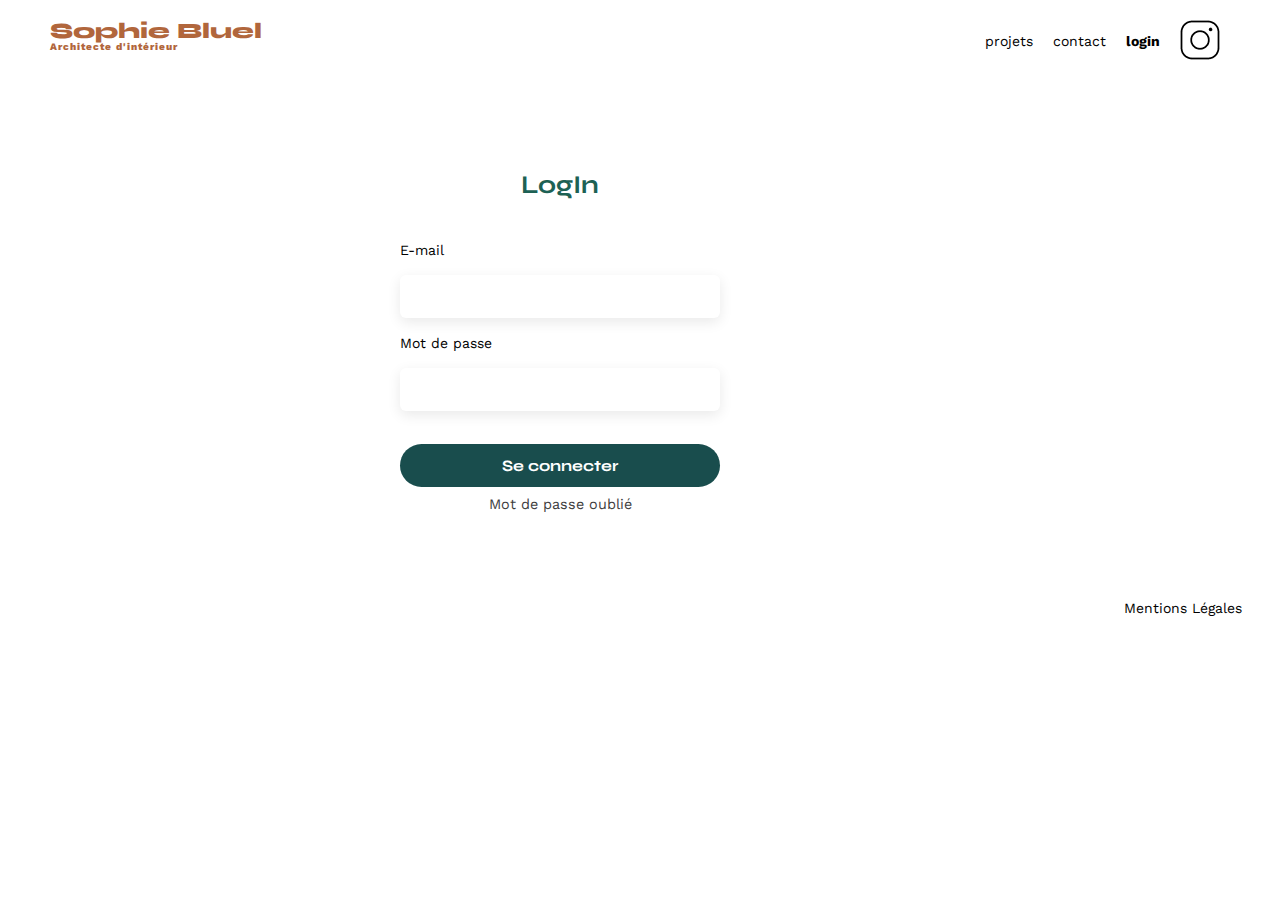
<file: FrontEnd/login.html>
<!DOCTYPE html>
<html lang="fr">
<head>
	<meta charset="UTF-8">
	<title>Connexion</title>
	<meta name="viewport" content="width=device-width, initial-scale=1.0">
	<link rel="preconnect" href="https://fonts.googleapis.com">
	<link rel="preconnect" href="https://fonts.gstatic.com" crossorigin>
	<link href="https://fonts.googleapis.com/css2?family=Syne:wght@700;800&family=Work+Sans&display=swap" rel="stylesheet">
	<meta name="description" content="login Sophie Bluel">
	<link rel="stylesheet" href="./assets/style.css">
</head>
<body>

<header>
   <h1>Sophie Bluel <span>Architecte d'intérieur</span></h1>
	<nav>
		<ul>
			<li>projets</li>
			<li>contact</li>
			<li class="login-item"><a href="login.html">login</a></li>
			<li><img src="./assets/icons/instagram.png" alt="Instagram"></li>
		</ul>
</header>

<main>
    <section class="login-section">
        <h2>LogIn</h2>
        
			<form id="login-form">
		
            <label for="email">E-mail</label>
            <input type="email" id="email" name="email" required>

            <label for="password">Mot de passe</label>
            <input type="password" id="password" name="password" required>

            <button type="submit">Se connecter</button>
			<p class="error-message" role="alert" aria-live="assertive"></p>
        </form>
        	<p class="forgot-password">Mot de passe oublié</p>
        
        
    </section>
</main>
<script src="./assets/login.js"></script>
<footer>
	<nav>
		<ul>
			<li>Mentions Légales</li>
		</ul>
	</nav>
</footer>
</body>

</html>
</file>
<file: FrontEnd/assets/style.css>
/* http://meyerweb.com/eric/tools/css/reset/
   v2.0 | 20110126
   License: none (public domain)
*/

html, body, div, span, applet, object, iframe,
h1, h2, h3, h4, h5, h6, p, blockquote, pre,
a, abbr, acronym, address, big, cite, code,
del, dfn, em, img, ins, kbd, q, s, samp,
small, strike, strong, sub, sup, tt, var,
b, u, i, center,
dl, dt, dd, ol, ul, li,
fieldset, form, label, legend,
table, caption, tbody, tfoot, thead, tr, th, td,
article, aside, canvas, details, embed,
figure, figcaption, footer, header, hgroup,
menu, nav, output, ruby, section, summary,
time, mark, audio, video {
	margin: 0;
	padding: 0;
	border: 0;
	font-size: 100%;
	font: inherit;
	vertical-align: baseline;
  text-decoration: none;
}
/* HTML5 display-role reset for older browsers */
article, aside, details, figcaption, figure,
footer, header, hgroup, menu, nav, section {
	display: block;
  font-style:normal ;
  size: 16px;
}
body {
	line-height: 1;
  
}

figcaption {
  margin-top: 2%;
}
a {
  color: black;

}
ol, ul {
	list-style: none;
}
blockquote, q {
	quotes: none;
}
blockquote:before, blockquote:after,
q:before, q:after {
	content: '';
	content: none;
}
table {
	border-collapse: collapse;
	border-spacing: 0;
}
/** end reset css**/
body {
  margin: 0;
  font-family: 'Work Sans';
  font-size: 14px;
}


#edition-banner {
  display: flex;
  justify-content: center;
  align-items: center;
  background-color: black;
  color: white;
  height: 50px;
  font-weight: 400;
  font-size: 16px;
  font-family: 'Work Sans', sans-serif;
  gap: 10px;
}

.hidden {
    display: none !important;
}
.btn-edit {
  position: absolute;
  top: 0;
  right: 0;
  display: flex;
  align-items: center;
  gap: 8px;
  background: none;
  border: none;
  font-family: 'Work Sans', sans-serif;
  font-size: 14px;
  cursor: pointer;
  right: 30%;
  
}
.btn-edit:hover {
  text-decoration: underline;
}

.btn-edit-icon {
  width: 16px;
  height: 16px;
 color: black;
  }
header {
	display: flex;
	justify-content: space-between;
	padding: 20px 50px;
}

section {
	margin: 50px 0
}
.filters {
  display: flex;
  justify-content: center;
  gap: 12px;
  margin: 40px 0;
  flex-wrap: wrap;
}

.filters button {
  border: 1px solid #1D6154;
  border-radius: 25px;
  padding: 10px 25px;
  background-color: transparent;
  color: #1D6154;
  font-family: 'syne';
  font-size: 16px;
  font-weight: 500;
  font-style: bold;
  cursor: pointer;
  transition: all 0.3s ease;
}

.filters button:hover {
  background-color: #1D6154;
  color: #fff;
}

.filters button.active {
  background-color: #1D6154;
  color: #fff;
}
.gallery {
  display: grid;
  grid-template-columns: repeat(auto-fit, 310px); /* colonnes de 310px */
  justify-content: center; /* centre la grille horizontalement */
  gap: 20px;               /* espace entre images */
  margin: 40px 0;
  padding: 0 20px;
}
.gallery img {
  width: 310px;       /* largeur fixe */
  height: 413px;      /* hauteur fixe */
  object-fit: cover;  /* recadre sans déformation */
  border-radius: 8px; /* coins arrondis, optionnel */
  display: block;     /* évite espace blanc sous l’image */
}

h1{
	display: flex;
	flex-direction: column;
	font-family: 'Syne';
	font-size: 22px;
	font-weight: 800;
	color: #B1663C
}

h1 > span {
	font-family: 'Work Sans';
	font-size:10px;
	letter-spacing: 0.1em;

}

h2{
	font-family: 'Syne';
	font-weight: 700;
	font-size: 30px;
	color: #1D6154
}
nav ul {
	display: flex;
	align-items: center;
	list-style-type: none;

}
nav li {
	padding: 0 10px;
	font-size: 1em;
}

li:hover {
	color: #B1663C;
}
.login-item {
    font-weight: 700;
}
#introduction {
  margin-top: 100px;
  margin-bottom: 150px;
  padding: 0 20px;
  display: flex;
  align-items:center;
  gap: 20px;
  margin-left: 9%;
}
#introduction figure {
	flex: 1
}
#introduction img {
	width: 464px;
  height: 345px;
 
}

#introduction article {
  flex: 1;
  font-size: 14px;
  font-weight: 400;
  text-align: left;       
       
  max-width: 400px;        
  word-wrap: break-word;   
  margin-right: 160px;
}
#introduction h2 {
	margin-bottom: 1em;
}

#introduction p {
	margin-bottom: 1.5em;
  color: #3D3D3D;
}
#portfolio {
  position: relative;
}
#portfolio h2 {
	text-align: center;
	margin-bottom: 1em;
}

#contact {
	width: 50%;
margin: auto;
}
#contact > * {
	text-align: center;

}
#contact h2{
	margin-bottom: 20px;
}
#contact form {
	text-align: left;
	margin-top:30px;
	display: flex;
	flex-direction: column;
}

#contact input {
	height: 50px;
	font-size: 1.2em;
	border: none;
	box-shadow: 0px 4px 14px rgba(0, 0, 0, 0.09);
}
#contact label {
	margin: 2em 0 1em 0;
}
#contact textarea {
	border: none;
	box-shadow: 0px 4px 14px rgba(0, 0, 0, 0.09);
}

input[type="submit"]{
	font-family: 'Syne';
	font-weight: 700;
	color: white;
	background-color: #1D6154;
	margin : 2em auto ;
	width: 180px;
	text-align: center;
	border-radius: 60px ;
}

footer nav ul {
	display: flex;
	justify-content: flex-end;
	margin: 2em
}


.login-section {
  background: white;
  padding: 40px 50px;
  width: 320px;
  text-align: center;
  margin-left: 350px;
}
.login-section h2 {
  font-family: 'Syne', serif;
  font-weight: 700;
  font-size: 1.6rem;
  margin-bottom: 45px;
  color: #1D6154;
}

form {
  display: flex;
  flex-direction: column;
  gap: 18px;
}
.forgot-password {
    display: block;
    text-align: center;
    margin-top: 10px;
    font-size: 0.9rem;
    color: #3D3D3D;
    text-decoration: none;
    
}

.forgot-password:hover {
    text-decoration: underline;
}

.upload-zone img.upload-placeholder {
  color: #B9C5CC
}

.upload-zone label {
  text-align: left;
  font-weight: 600;
  font-size: 0.9rem;
  color: #3D3D3D;
  height: 36px;
  width: 173px;
  max-width: 80%;
  border-radius: 50px;
  color: #306685;
  background-color: #CBD6DC;
  display: flex;
  justify-content: center;
  align-items: center;
}

input[type="email"],
input[type="password"] {
  padding: 12px 15px;
  border-radius: 6px;
  border: 1.5px solid #fff;
  font-size: 1rem;
  font-family: 'Work Sans', sans-serif;
  color: #7a4e36;
  transition: border-color 0.3s ease;
  	border: none;
	box-shadow: 0px 4px 14px rgba(0, 0, 0, 0.09);
}

input[type="email"]:focus,
input[type="password"]:focus {
  outline: none;
  border-color: white;
  box-shadow: 0 10px 20px rgb(122 78 54 / 0.2)
}

button[type="submit"] {
  margin-top: 15px;
  background-color: #194d4d;
  color: #fff;
  font-family: 'Syne', serif;
  font-weight: 700;
  font-size: 1rem;
  padding: 12px 0;
  border-radius: 30px;
  border: none;
  cursor: pointer;
  transition: background-color 0.3s ease;
}

button[type="submit"]:hover {
  background-color: #3a706d;
}

button[type="submit"]:active {
  background-color: #122f2e;
}

.login-section a {
  display: block;
  margin-top: 15px;
  font-size: 14px;
  color: #3D3D3D;
  text-decoration: underline;
  cursor: pointer;
  transition: color 0.3s ease;
  font-weight: 600;
}

.login-section form {
  text-align: left;
  display: flex;
  flex-direction: column;
  gap: 18px;
}

.login-section a:hover {
  color: #194d4d;
}
.error-message {
    color: #D8000C;              
    background-color: #FFD2D2;     
    border: 1px solid #D8000C;     
    padding: 8px 12px;             
    border-radius: 4px;            
    font-size: 14px;               
    margin-top: 10px;              
    display: none;                 
}
/* MODALE */
.modal {
    position: fixed;
    top: 0;
    left: 0;
    width: 100%;
    height: 100%;
    background: rgba(0, 0, 0, 0.4);
    display: flex;
    justify-content: center;
    align-items: center;
    z-index: 20;
}
.modal.hidden {
    display: none;
}
.modal-overlay {
    position: absolute;
    inset: 0;
    background: rgba(0,0,0,0.6);
}

/* CONTENU DE LA MODALE */

.modal-content {
    width: 630px;         
    background: white;
    border-radius: 10px;
    padding-top: 50px;
    position: relative;
    display: flex;
    flex-direction: column;
    align-items: center;

}
.modal-content h3 {
    font-size: 26px;
    margin-bottom: 10px;
    text-align: center;
    line-height: 100%;
    font-weight: 400;
}

.modal-close, .modal-back {
    position: absolute;
    top: 30px;
    background: none;
    border: none;
    cursor: pointer;
    font-size: 22px;
    
}

.modal-close { right: 30px; }
.modal-back { left: 30px; }


/* GALERIE MINIATURES */

.modal-gallery {
    display: grid;
    grid-template-columns: repeat(5, 75px);
    gap: 10px;
    grid-row-gap: 30px;
    margin-bottom: 25px;
    justify-content: center;
    align-items: center;
}

.modal-gallery figure {
    position: relative;
    width: 75px;
    height: 100px;
}

.modal-gallery img {
    width: 100%;
}
.trait-separateur{
    width: 420px;
    border: none;
    border-top: 1px solid #b3b3b3;
    margin: 20px 0;
    margin-left: 10px;

}

/* Poubelle */

.delete-btn {
    position: absolute;
    top: 5px;
    right: 5px;
    background: black;
    color: white;
    border: none;
    padding: 5px;
    border-radius: 3px;
    cursor: pointer;
}

/* Bouton Ajouter une photo */

.modal-btn-add {
    display: block;
    margin: 20px auto;
    padding: 10px 40px;
    border-radius: 25px;
    background: #1D6154;
    color: white;
    border: none;
    cursor: pointer;
}

/* FORMULAIRE AJOUT */

.upload-zone {
    width: 420px;
    height: 169px;
    background: #E8F1F6;
    border-radius: 3px;

    position: relative;
    overflow: hidden;
}

/* Image preview centrée */

.upload-zone #preview {
    max-width: 100%;
    max-height: 100%;
    object-fit: contain;
    object-position: center;

    position: absolute;
    top: 50%;
    left: 50%;
    transform: translate(-50%, -50%);
}

/* Placeholder */

.upload-placeholder {
    position: absolute;
    inset: 0;

    display: flex;
    flex-direction: column;
    justify-content: center;
    align-items: center;
}


.upload-placeholder .btn-upload {
    background: #CBD6DC;
    color: #306685;
    border-radius: 25px;
    font-size: 14px;
    width: 173px;
    height: 36px;

    display: flex;
    align-items: center;
    justify-content: center;

    margin-bottom: 10px;
    cursor: pointer;
}


.vector {
  width: 68px;
  height:59px;
  margin-bottom: 10px;
}

.upload-placeholder .placeholder-icon {
    width: 10px;
    opacity: 0.4;
}


.upload-placeholder .btn-upload {
    background: #CBD6DC;
    color: #306685;
    padding:0px 5px;
    border-radius: 25px;
    font-size: 14px;
    width: 173px;
    height: 36px;
    margin-bottom: 10px;
    
   
}

/* Texte sous le bouton */
.upload-placeholder p {
    font-size: 12px;
    color: #6A6A6A;
    margin-left: 20px;
    
}

#title-input {
  box-shadow: 0px 4px 14px 0px #00000017;
  height: 51px;
  border: none;
}

#category-input {
  box-shadow: 0px 4px 14px 0px #00000017;
  height: 51px;
  border: none;
  padding-right: 1;
}


.btn-validate[type="submit"] {
    display: block;
    margin: 30px auto 0;
    padding: 10px 80px;
    border-radius: 25px;
    background: #a7a7a7;;
    color: white;
    border: none;
    
}

.btn-validate.valid {
 background-color: #1D6154;
}
</file>
